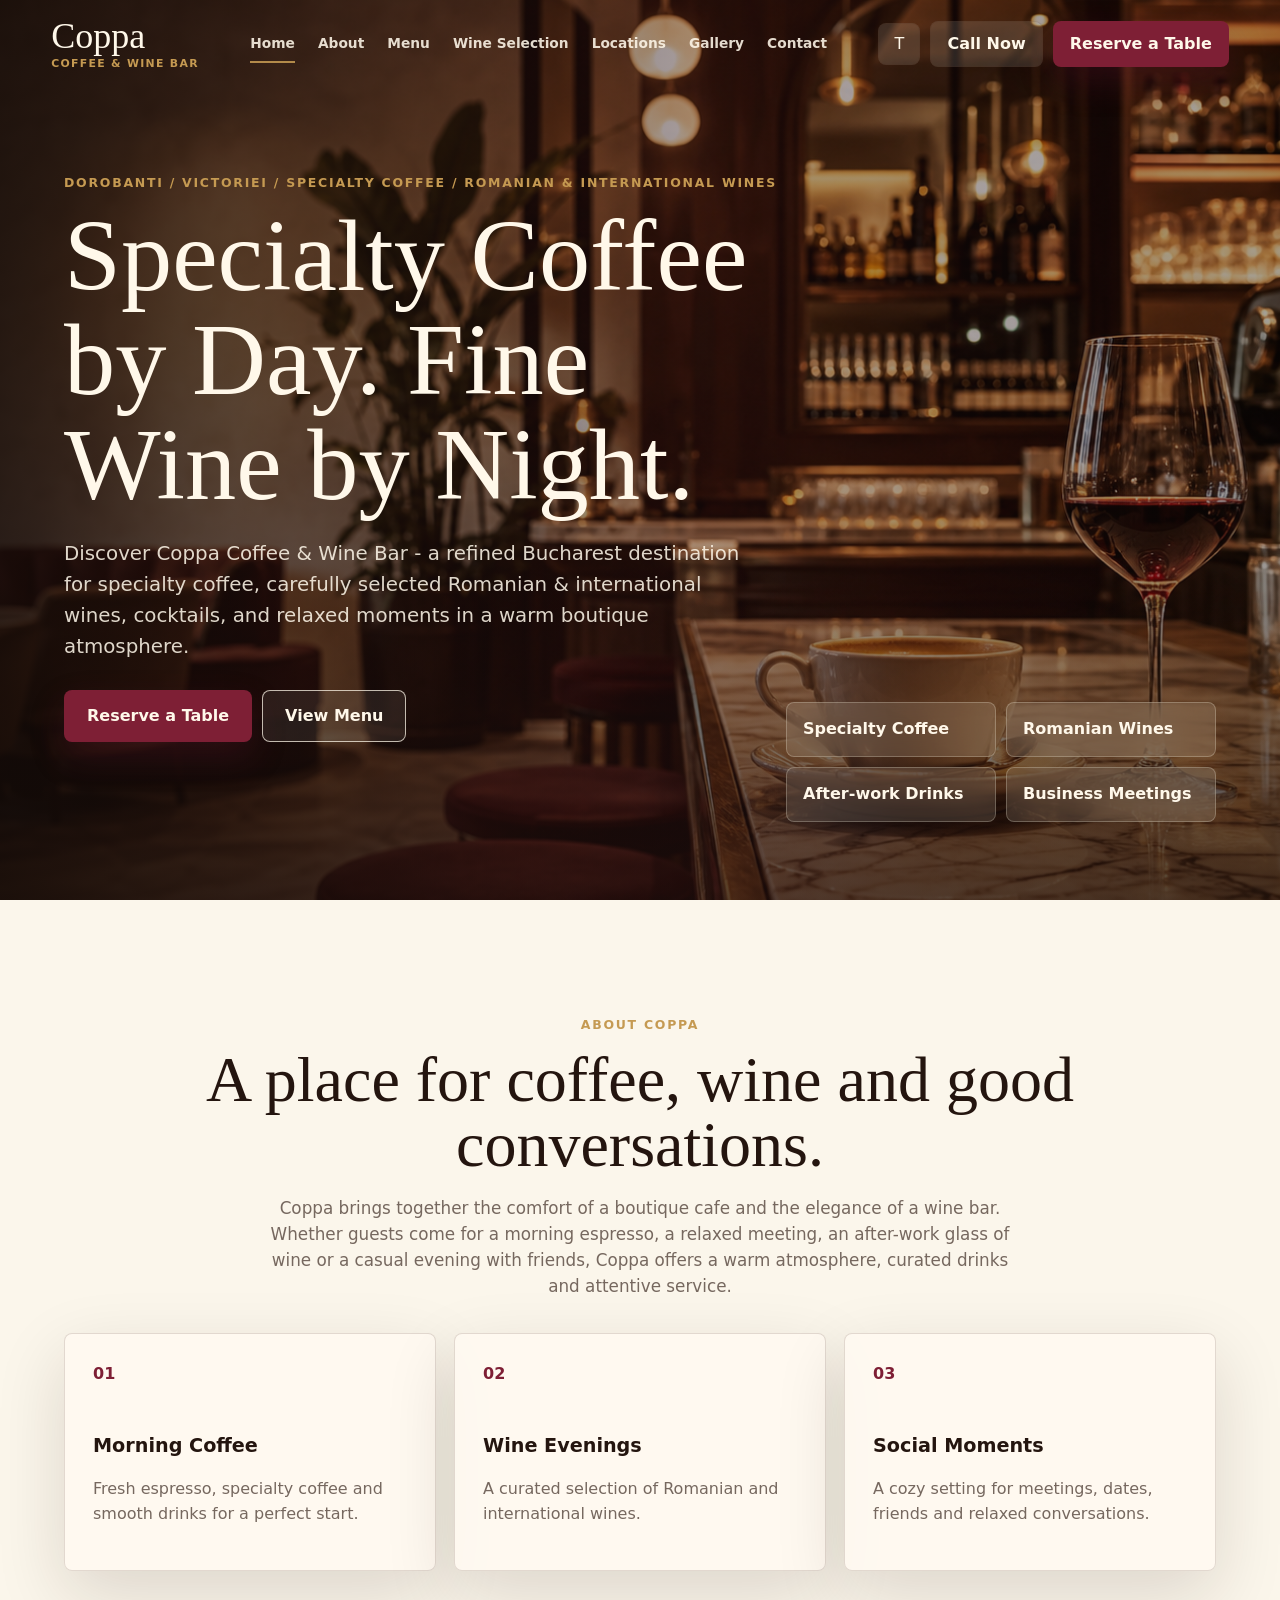
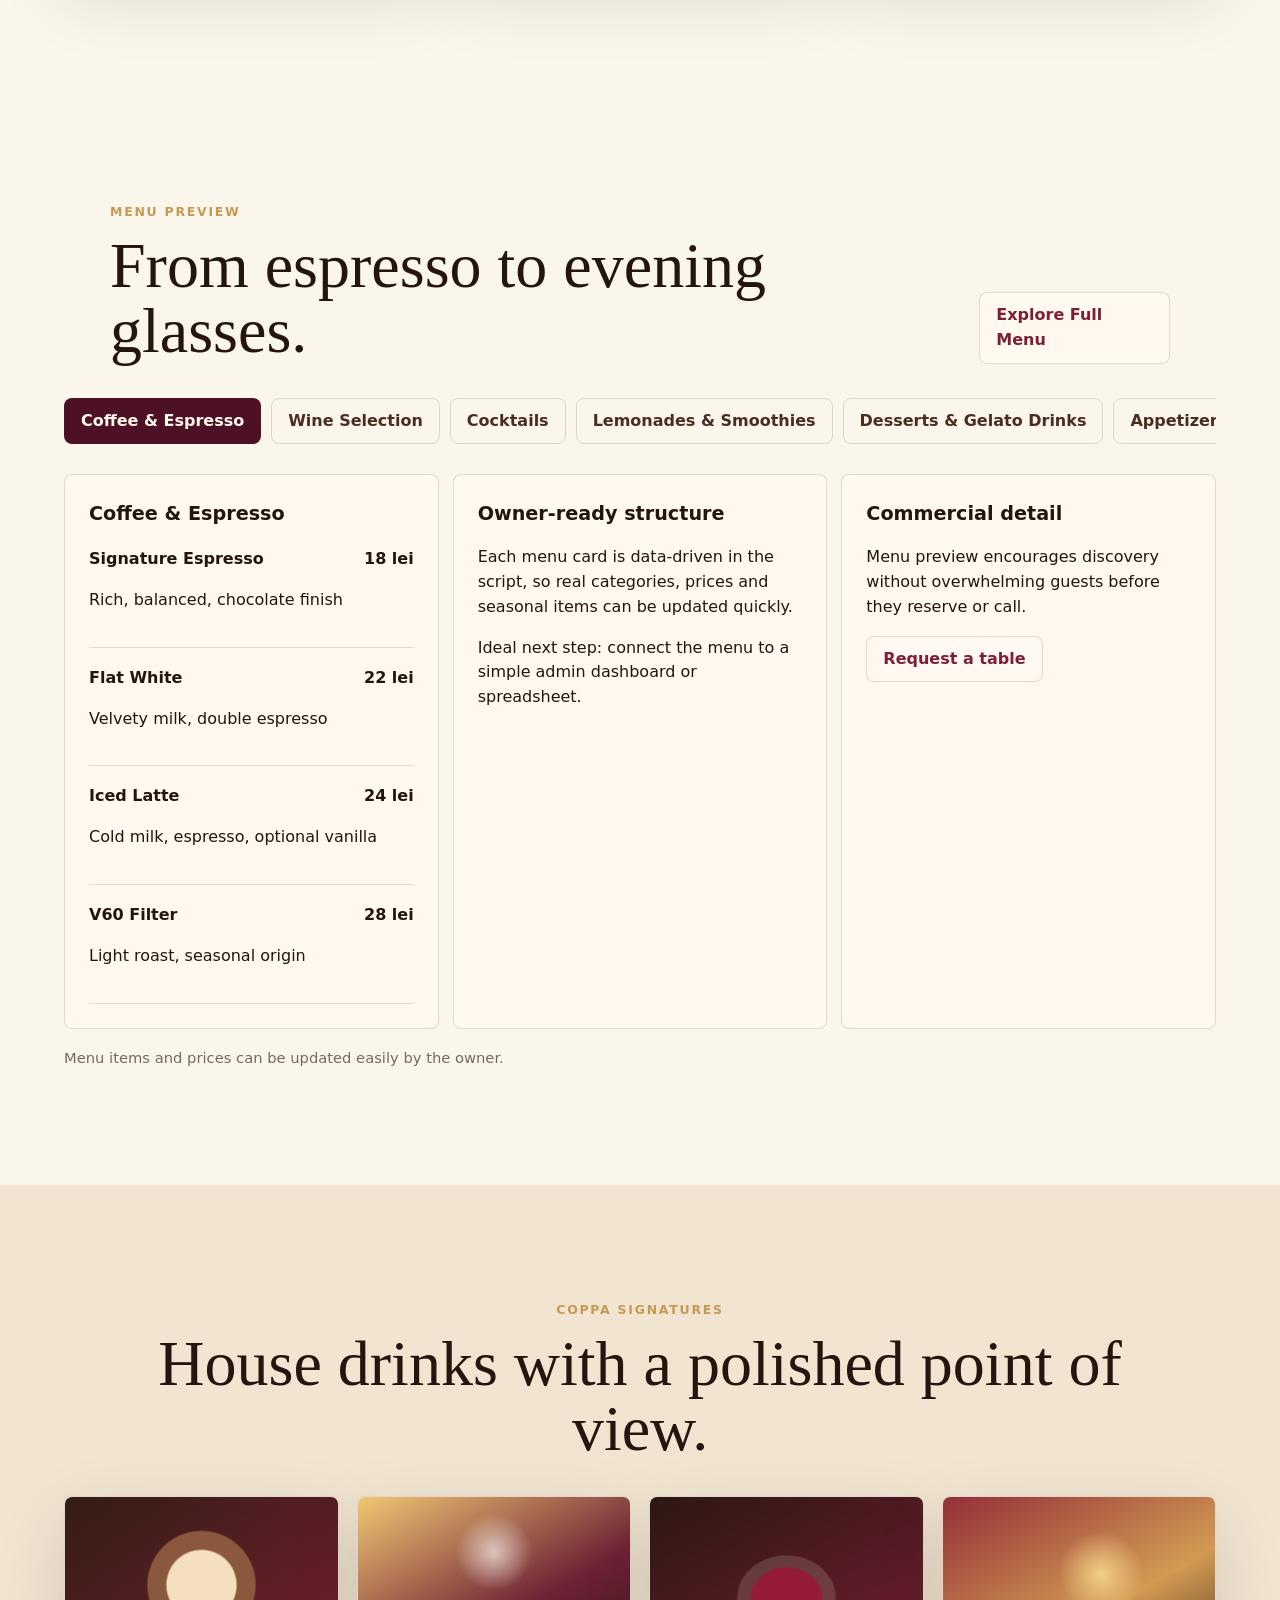
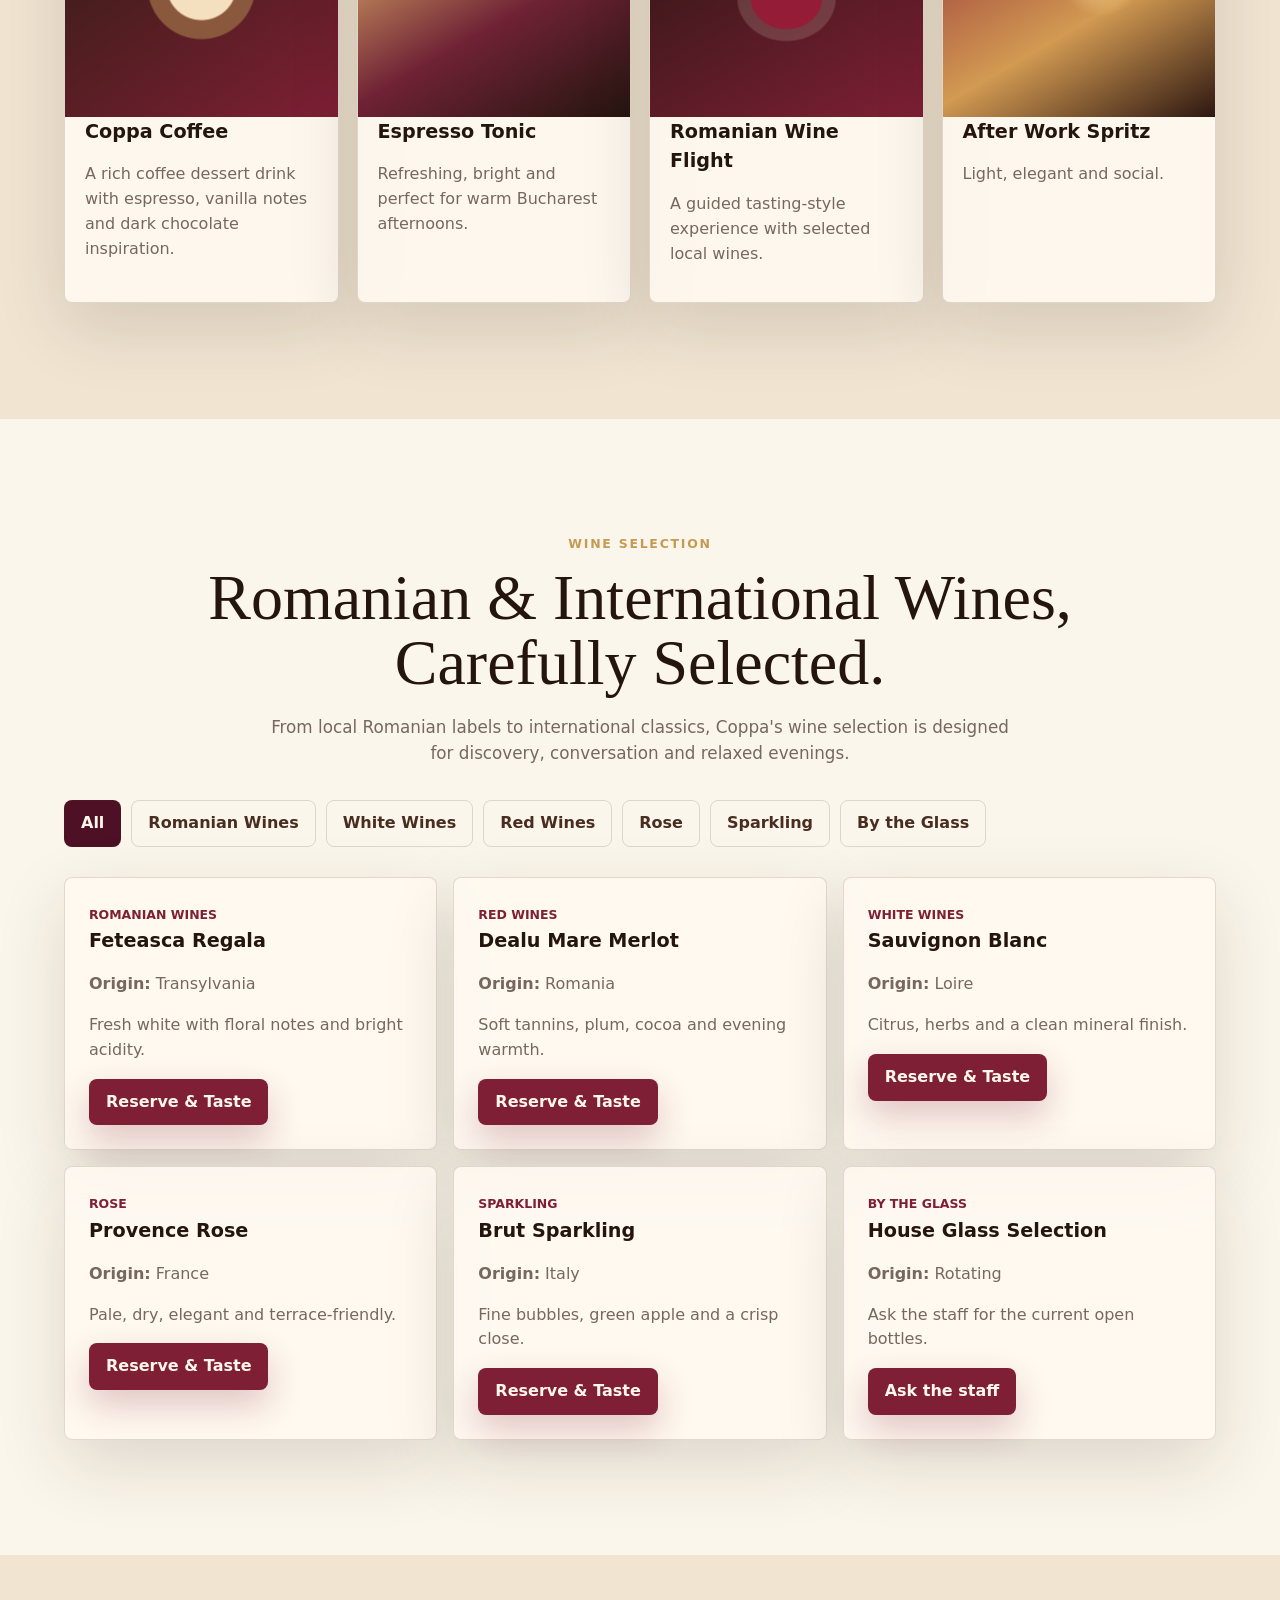
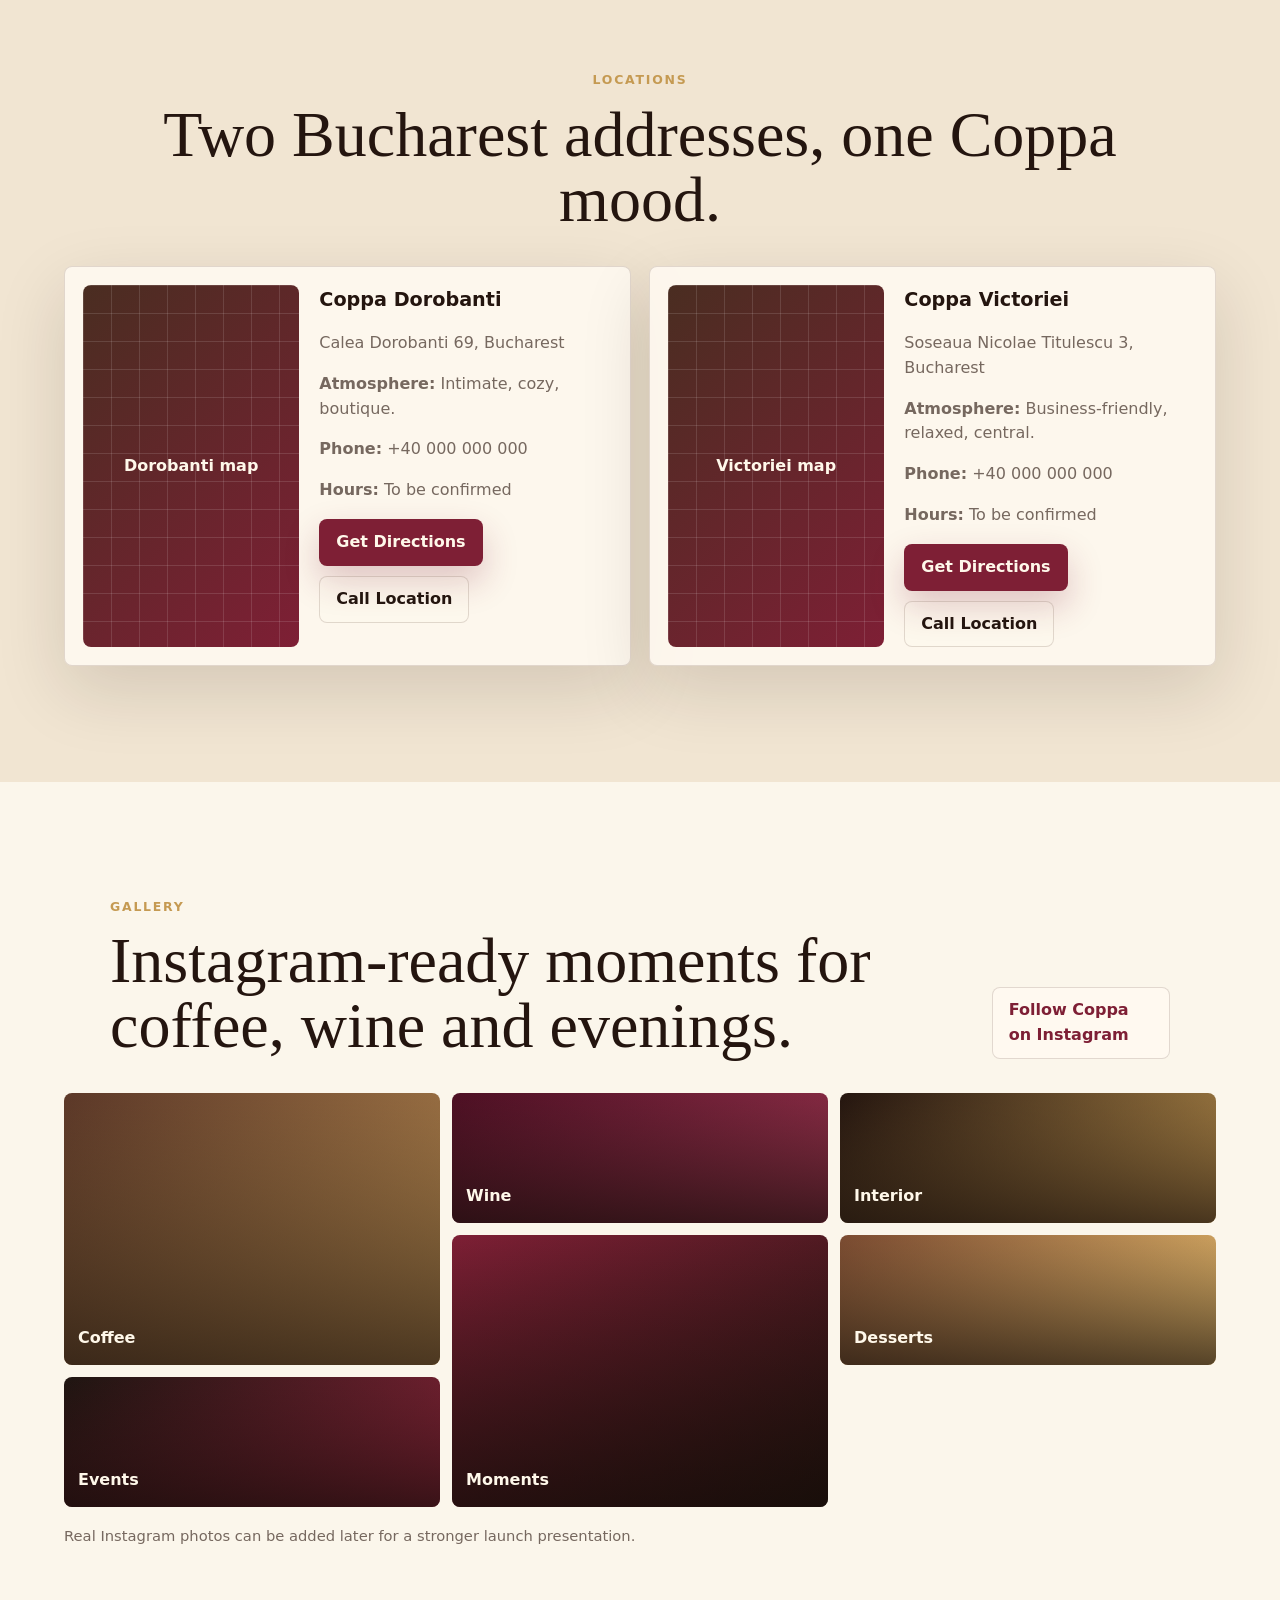
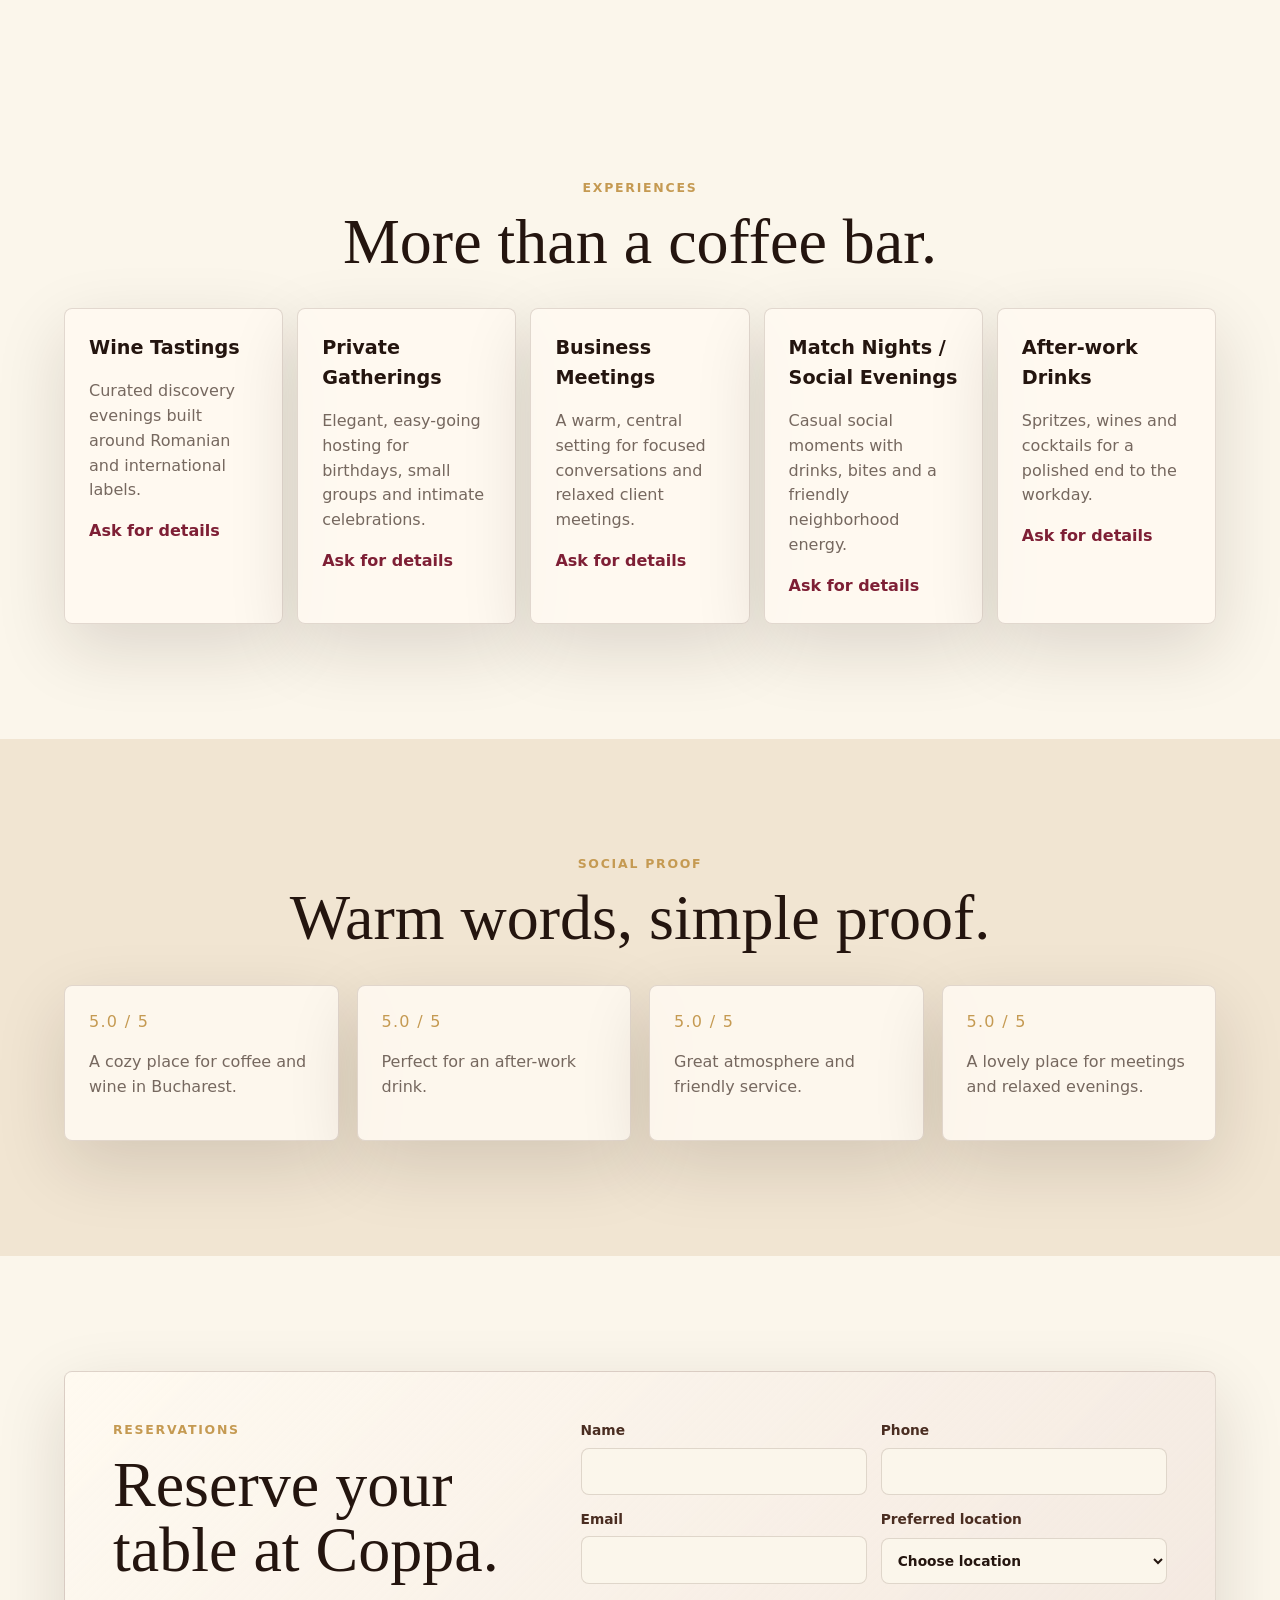
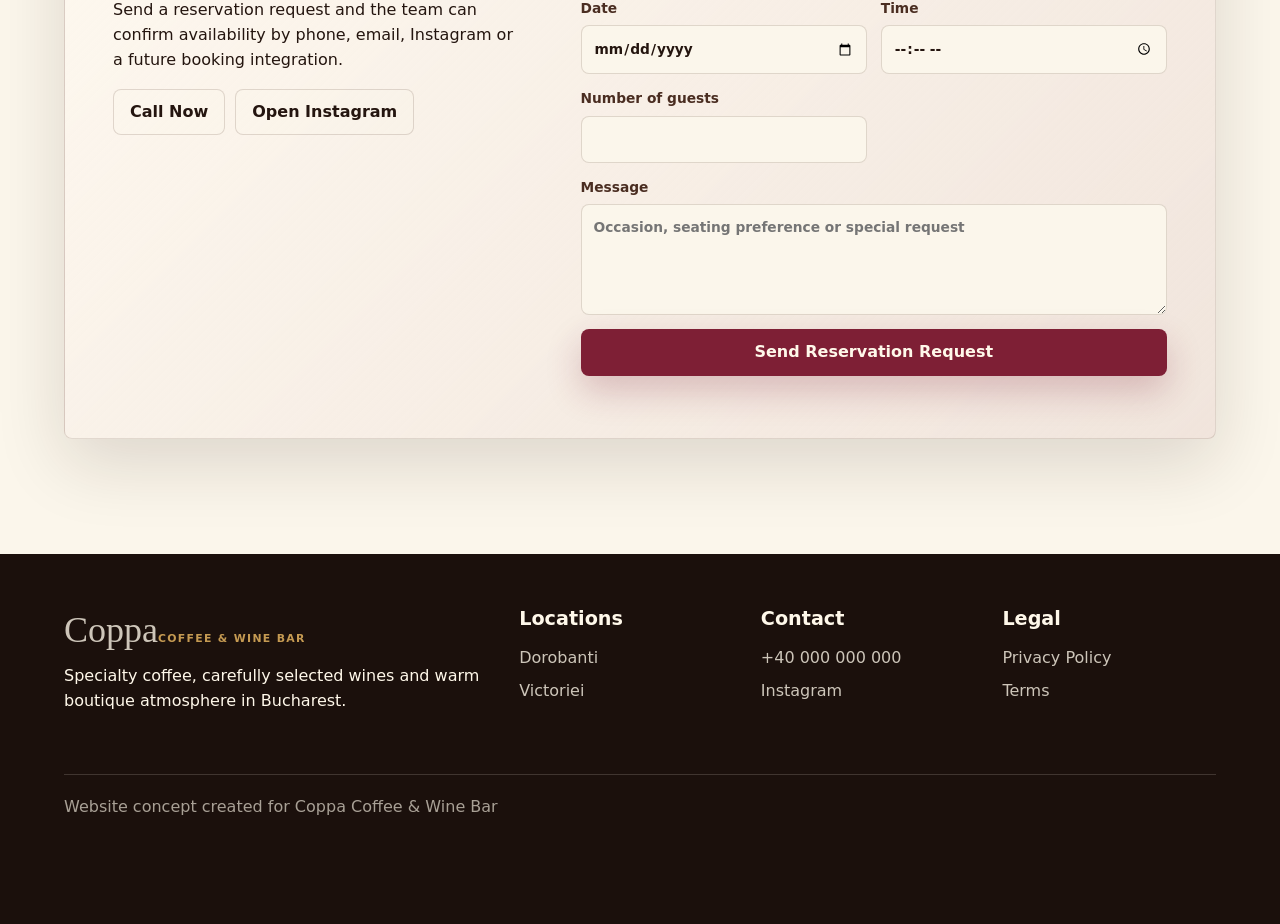
<file: index.html>
<!doctype html>
<html lang="en">
  <head>
    <meta charset="UTF-8" />
    <meta name="viewport" content="width=device-width, initial-scale=1.0" />
    <title>Coppa Coffee & Wine Bar Bucharest | Specialty Coffee & Wine Bar</title>
    <meta
      name="description"
      content="Discover Coppa Coffee & Wine Bar in Bucharest - specialty coffee, Romanian and international wines, cocktails, cozy atmosphere and multiple locations."
    />
    <meta
      name="keywords"
      content="Coppa Coffee and Wine Bar, coffee Bucharest, wine bar Bucharest, specialty coffee Bucharest, Coppa Dorobanti, Coppa Victoriei, wine bar Victoriei, cafe Dorobanti"
    />
    <meta property="og:title" content="Coppa Coffee & Wine Bar Bucharest" />
    <meta
      property="og:description"
      content="Specialty coffee by day. Fine wine by night. A warm boutique coffee and wine bar concept for Bucharest."
    />
    <meta property="og:type" content="website" />
    <meta property="og:image" content="assets/coppa-hero.png" />
    <link rel="preload" as="image" href="assets/coppa-hero.png" />
    <link rel="stylesheet" href="styles.css" />
  </head>
  <body>
    <header class="site-header" id="siteHeader">
      <a class="brand" href="#home" aria-label="Coppa home">
        <span>Coppa</span>
        <small>Coffee & Wine Bar</small>
      </a>
      <nav class="desktop-nav" aria-label="Primary navigation">
        <a href="#home">Home</a>
        <a href="#about">About</a>
        <a href="#menu">Menu</a>
        <a href="#wine">Wine Selection</a>
        <a href="#locations">Locations</a>
        <a href="#gallery">Gallery</a>
        <a href="#contact">Contact</a>
      </nav>
      <div class="header-actions">
        <button class="icon-button theme-toggle" type="button" aria-label="Toggle dark and light mode">T</button>
        <a class="ghost-button" href="tel:+40000000000">Call Now</a>
        <a class="solid-button" href="#contact">Reserve a Table</a>
      </div>
      <button class="menu-toggle" type="button" aria-label="Open menu" aria-expanded="false">
        <span></span><span></span><span></span>
      </button>
    </header>

    <div class="mobile-panel" id="mobilePanel">
      <a href="#home">Home</a>
      <a href="#about">About</a>
      <a href="#menu">Menu</a>
      <a href="#wine">Wine Selection</a>
      <a href="#locations">Locations</a>
      <a href="#gallery">Gallery</a>
      <a href="#contact">Contact</a>
      <a class="solid-button" href="#contact">Reserve a Table</a>
      <a class="ghost-button" href="tel:+40000000000">Call Now</a>
    </div>

    <main>
      <section class="hero section" id="home">
        <img src="assets/coppa-hero.png" alt="Warm boutique coffee and wine bar interior" />
        <div class="hero-overlay"></div>
        <div class="hero-content reveal">
          <p class="eyebrow">Dorobanti / Victoriei / Specialty Coffee / Romanian & International Wines</p>
          <h1>Specialty Coffee by Day. Fine Wine by Night.</h1>
          <p class="hero-copy">
            Discover Coppa Coffee & Wine Bar - a refined Bucharest destination for specialty coffee, carefully selected
            Romanian & international wines, cocktails, and relaxed moments in a warm boutique atmosphere.
          </p>
          <div class="hero-buttons">
            <a class="solid-button large" href="#contact">Reserve a Table</a>
            <a class="outline-button large" href="#menu">View Menu</a>
          </div>
        </div>
        <div class="floating-tags" aria-label="Coppa highlights">
          <span>Specialty Coffee</span>
          <span>Romanian Wines</span>
          <span>After-work Drinks</span>
          <span>Business Meetings</span>
        </div>
      </section>

      <section class="section about" id="about">
        <div class="section-heading reveal">
          <p class="eyebrow">About Coppa</p>
          <h2>A place for coffee, wine and good conversations.</h2>
          <p>
            Coppa brings together the comfort of a boutique cafe and the elegance of a wine bar. Whether guests come for
            a morning espresso, a relaxed meeting, an after-work glass of wine or a casual evening with friends, Coppa
            offers a warm atmosphere, curated drinks and attentive service.
          </p>
        </div>
        <div class="feature-grid">
          <article class="feature-card reveal">
            <span class="card-mark">01</span>
            <h3>Morning Coffee</h3>
            <p>Fresh espresso, specialty coffee and smooth drinks for a perfect start.</p>
          </article>
          <article class="feature-card reveal">
            <span class="card-mark">02</span>
            <h3>Wine Evenings</h3>
            <p>A curated selection of Romanian and international wines.</p>
          </article>
          <article class="feature-card reveal">
            <span class="card-mark">03</span>
            <h3>Social Moments</h3>
            <p>A cozy setting for meetings, dates, friends and relaxed conversations.</p>
          </article>
        </div>
      </section>

      <section class="section menu-section" id="menu">
        <div class="split-heading reveal">
          <div>
            <p class="eyebrow">Menu Preview</p>
            <h2>From espresso to evening glasses.</h2>
          </div>
          <a class="text-link" href="#contact">Explore Full Menu</a>
        </div>
        <div class="tabs" role="tablist" aria-label="Menu categories">
          <button class="tab active" data-menu-tab="coffee">Coffee & Espresso</button>
          <button class="tab" data-menu-tab="wine">Wine Selection</button>
          <button class="tab" data-menu-tab="cocktails">Cocktails</button>
          <button class="tab" data-menu-tab="fresh">Lemonades & Smoothies</button>
          <button class="tab" data-menu-tab="dessert">Desserts & Gelato Drinks</button>
          <button class="tab" data-menu-tab="bites">Appetizers / Bites</button>
        </div>
        <div class="menu-grid" id="menuGrid"></div>
        <p class="owner-note">Menu items and prices can be updated easily by the owner.</p>
      </section>

      <section class="section signatures" id="signatures">
        <div class="section-heading reveal">
          <p class="eyebrow">Coppa Signatures</p>
          <h2>House drinks with a polished point of view.</h2>
        </div>
        <div class="signature-grid">
          <article class="signature-card reveal">
            <div class="image-panel coffee-art"></div>
            <h3>Coppa Coffee</h3>
            <p>A rich coffee dessert drink with espresso, vanilla notes and dark chocolate inspiration.</p>
          </article>
          <article class="signature-card reveal">
            <div class="image-panel tonic-art"></div>
            <h3>Espresso Tonic</h3>
            <p>Refreshing, bright and perfect for warm Bucharest afternoons.</p>
          </article>
          <article class="signature-card reveal">
            <div class="image-panel wine-art"></div>
            <h3>Romanian Wine Flight</h3>
            <p>A guided tasting-style experience with selected local wines.</p>
          </article>
          <article class="signature-card reveal">
            <div class="image-panel spritz-art"></div>
            <h3>After Work Spritz</h3>
            <p>Light, elegant and social.</p>
          </article>
        </div>
      </section>

      <section class="section wine-section" id="wine">
        <div class="section-heading reveal">
          <p class="eyebrow">Wine Selection</p>
          <h2>Romanian & International Wines, Carefully Selected.</h2>
          <p>
            From local Romanian labels to international classics, Coppa's wine selection is designed for discovery,
            conversation and relaxed evenings.
          </p>
        </div>
        <div class="tabs wine-tabs" role="tablist" aria-label="Wine filters">
          <button class="tab active" data-wine-filter="all">All</button>
          <button class="tab" data-wine-filter="Romanian Wines">Romanian Wines</button>
          <button class="tab" data-wine-filter="White Wines">White Wines</button>
          <button class="tab" data-wine-filter="Red Wines">Red Wines</button>
          <button class="tab" data-wine-filter="Rose">Rose</button>
          <button class="tab" data-wine-filter="Sparkling">Sparkling</button>
          <button class="tab" data-wine-filter="By the Glass">By the Glass</button>
        </div>
        <div class="wine-grid" id="wineGrid"></div>
      </section>

      <section class="section locations" id="locations">
        <div class="section-heading reveal">
          <p class="eyebrow">Locations</p>
          <h2>Two Bucharest addresses, one Coppa mood.</h2>
        </div>
        <div class="location-grid">
          <article class="location-card reveal">
            <div class="map-placeholder">Dorobanti map</div>
            <div>
              <h3>Coppa Dorobanti</h3>
              <p>Calea Dorobanti 69, Bucharest</p>
              <p><strong>Atmosphere:</strong> Intimate, cozy, boutique.</p>
              <p><strong>Phone:</strong> +40 000 000 000</p>
              <p><strong>Hours:</strong> To be confirmed</p>
              <div class="card-actions">
                <a class="solid-button" href="https://maps.google.com/?q=Calea+Dorobanti+69+Bucharest" target="_blank" rel="noreferrer">Get Directions</a>
                <a class="ghost-button" href="tel:+40000000000">Call Location</a>
              </div>
            </div>
          </article>
          <article class="location-card reveal">
            <div class="map-placeholder">Victoriei map</div>
            <div>
              <h3>Coppa Victoriei</h3>
              <p>Soseaua Nicolae Titulescu 3, Bucharest</p>
              <p><strong>Atmosphere:</strong> Business-friendly, relaxed, central.</p>
              <p><strong>Phone:</strong> +40 000 000 000</p>
              <p><strong>Hours:</strong> To be confirmed</p>
              <div class="card-actions">
                <a class="solid-button" href="https://maps.google.com/?q=Soseaua+Nicolae+Titulescu+3+Bucharest" target="_blank" rel="noreferrer">Get Directions</a>
                <a class="ghost-button" href="tel:+40000000000">Call Location</a>
              </div>
            </div>
          </article>
        </div>
        <!-- Owner confirmation required before launch: replace placeholder phone numbers and opening hours with verified Coppa details. -->
      </section>

      <section class="section gallery-section" id="gallery">
        <div class="split-heading reveal">
          <div>
            <p class="eyebrow">Gallery</p>
            <h2>Instagram-ready moments for coffee, wine and evenings.</h2>
          </div>
          <a class="text-link" href="https://www.instagram.com/" target="_blank" rel="noreferrer">Follow Coppa on Instagram</a>
        </div>
        <div class="gallery-grid" id="galleryGrid"></div>
        <p class="owner-note">Real Instagram photos can be added later for a stronger launch presentation.</p>
      </section>

      <section class="section experiences" id="events">
        <div class="section-heading reveal">
          <p class="eyebrow">Experiences</p>
          <h2>More than a coffee bar.</h2>
        </div>
        <div class="experience-grid">
          <article class="experience-card reveal"><h3>Wine Tastings</h3><p>Curated discovery evenings built around Romanian and international labels.</p><a href="#contact">Ask for details</a></article>
          <article class="experience-card reveal"><h3>Private Gatherings</h3><p>Elegant, easy-going hosting for birthdays, small groups and intimate celebrations.</p><a href="#contact">Ask for details</a></article>
          <article class="experience-card reveal"><h3>Business Meetings</h3><p>A warm, central setting for focused conversations and relaxed client meetings.</p><a href="#contact">Ask for details</a></article>
          <article class="experience-card reveal"><h3>Match Nights / Social Evenings</h3><p>Casual social moments with drinks, bites and a friendly neighborhood energy.</p><a href="#contact">Ask for details</a></article>
          <article class="experience-card reveal"><h3>After-work Drinks</h3><p>Spritzes, wines and cocktails for a polished end to the workday.</p><a href="#contact">Ask for details</a></article>
        </div>
      </section>

      <section class="section reviews" id="reviews">
        <div class="section-heading reveal">
          <p class="eyebrow">Social Proof</p>
          <h2>Warm words, simple proof.</h2>
        </div>
        <div class="review-grid">
          <blockquote class="review-card reveal"><span>5.0 / 5</span><p>A cozy place for coffee and wine in Bucharest.</p></blockquote>
          <blockquote class="review-card reveal"><span>5.0 / 5</span><p>Perfect for an after-work drink.</p></blockquote>
          <blockquote class="review-card reveal"><span>5.0 / 5</span><p>Great atmosphere and friendly service.</p></blockquote>
          <blockquote class="review-card reveal"><span>5.0 / 5</span><p>A lovely place for meetings and relaxed evenings.</p></blockquote>
        </div>
      </section>

      <section class="section contact-section" id="contact">
        <div class="contact-panel reveal">
          <div>
            <p class="eyebrow">Reservations</p>
            <h2>Reserve your table at Coppa.</h2>
            <p>
              Send a reservation request and the team can confirm availability by phone, email, Instagram or a future
              booking integration.
            </p>
            <div class="contact-actions">
              <a class="ghost-button" href="tel:+40000000000">Call Now</a>
              <a class="ghost-button" href="https://www.instagram.com/" target="_blank" rel="noreferrer">Open Instagram</a>
            </div>
          </div>
          <form class="reservation-form" id="reservationForm" novalidate>
            <label>Name<input name="name" type="text" autocomplete="name" required /></label>
            <label>Phone<input name="phone" type="tel" autocomplete="tel" required /></label>
            <label>Email<input name="email" type="email" autocomplete="email" required /></label>
            <label>Preferred location<select name="location" required><option value="">Choose location</option><option>Coppa Dorobanti</option><option>Coppa Victoriei</option></select></label>
            <label>Date<input name="date" type="date" required /></label>
            <label>Time<input name="time" type="time" required /></label>
            <label>Number of guests<input name="guests" type="number" min="1" max="20" required /></label>
            <label class="full">Message<textarea name="message" rows="4" placeholder="Occasion, seating preference or special request"></textarea></label>
            <button class="solid-button full submit-button" type="submit">Send Reservation Request</button>
            <p class="form-status" id="formStatus" role="status"></p>
          </form>
        </div>
      </section>
    </main>

    <footer class="site-footer">
      <div>
        <a class="brand" href="#home"><span>Coppa</span><small>Coffee & Wine Bar</small></a>
        <p>Specialty coffee, carefully selected wines and warm boutique atmosphere in Bucharest.</p>
      </div>
      <div><h3>Locations</h3><a href="#locations">Dorobanti</a><a href="#locations">Victoriei</a></div>
      <div><h3>Contact</h3><a href="tel:+40000000000">+40 000 000 000</a><a href="https://www.instagram.com/" target="_blank" rel="noreferrer">Instagram</a></div>
      <div><h3>Legal</h3><a href="#home">Privacy Policy</a><a href="#home">Terms</a></div>
      <p class="concept-line">Website concept created for Coppa Coffee & Wine Bar</p>
    </footer>

    <div class="mobile-float">
      <a href="#contact">Reserve</a>
      <a href="tel:+40000000000">Call</a>
    </div>

    <dialog class="gallery-modal" id="galleryModal">
      <button type="button" class="modal-close" aria-label="Close gallery image">x</button>
      <div id="modalArt"></div>
      <h3 id="modalTitle"></h3>
      <p>Replace this concept visual with a real Coppa Instagram photograph before launch.</p>
    </dialog>

    <script src="script.js"></script>
  </body>
</html>
</file>
<file: styles.css>
:root {
  --ivory: #fbf6eb;
  --cream: #f1e5d2;
  --espresso: #24150f;
  --brown: #4a2d21;
  --burgundy: #7e1f35;
  --wine: #4e1024;
  --gold: #c59a52;
  --muted: #76685f;
  --line: rgba(74, 45, 33, 0.16);
  --card: rgba(255, 250, 241, 0.86);
  --shadow: 0 24px 70px rgba(36, 21, 15, 0.14);
  --radius: 8px;
}

body.dark {
  --ivory: #150f0c;
  --cream: #211612;
  --espresso: #fff4df;
  --brown: #ead2b4;
  --muted: #c4aa91;
  --line: rgba(255, 244, 223, 0.16);
  --card: rgba(34, 22, 17, 0.88);
  --shadow: 0 24px 70px rgba(0, 0, 0, 0.35);
}

* {
  box-sizing: border-box;
}

html {
  scroll-behavior: smooth;
}

body {
  margin: 0;
  background: var(--ivory);
  color: var(--espresso);
  font-family: Inter, ui-sans-serif, system-ui, -apple-system, BlinkMacSystemFont, "Segoe UI", sans-serif;
  line-height: 1.55;
}

a {
  color: inherit;
  text-decoration: none;
}

button,
input,
select,
textarea {
  font: inherit;
}

img {
  max-width: 100%;
  display: block;
}

.site-header {
  position: fixed;
  inset: 0 0 auto;
  z-index: 50;
  display: flex;
  align-items: center;
  justify-content: space-between;
  gap: 22px;
  padding: 18px clamp(18px, 4vw, 56px);
  color: #fff8ea;
  transition: background 0.25s ease, color 0.25s ease, box-shadow 0.25s ease, padding 0.25s ease;
}

.site-header.scrolled {
  padding-block: 12px;
  color: var(--espresso);
  background: color-mix(in srgb, var(--ivory) 90%, transparent);
  box-shadow: 0 14px 38px rgba(36, 21, 15, 0.1);
  backdrop-filter: blur(16px);
}

.brand {
  display: grid;
  line-height: 1;
  min-width: max-content;
}

.brand span {
  font-family: Georgia, "Times New Roman", serif;
  font-size: clamp(1.65rem, 3vw, 2.25rem);
}

.brand small {
  margin-top: 5px;
  color: var(--gold);
  font-size: 0.68rem;
  font-weight: 700;
  letter-spacing: 0.12em;
  text-transform: uppercase;
}

.desktop-nav {
  display: flex;
  align-items: center;
  justify-content: center;
  gap: clamp(12px, 1.8vw, 26px);
  font-size: 0.86rem;
  font-weight: 700;
}

.desktop-nav a {
  position: relative;
  opacity: 0.88;
}

.desktop-nav a.active::after,
.desktop-nav a:hover::after {
  position: absolute;
  left: 0;
  right: 0;
  bottom: -8px;
  height: 2px;
  background: var(--gold);
  content: "";
}

.header-actions,
.hero-buttons,
.card-actions,
.contact-actions {
  display: flex;
  align-items: center;
  gap: 10px;
  flex-wrap: wrap;
}

.solid-button,
.ghost-button,
.outline-button,
.text-link,
.tab {
  border: 1px solid transparent;
  border-radius: var(--radius);
  min-height: 42px;
  display: inline-flex;
  align-items: center;
  justify-content: center;
  padding: 10px 16px;
  font-weight: 800;
  cursor: pointer;
  transition: transform 0.2s ease, background 0.2s ease, border 0.2s ease, color 0.2s ease;
}

.solid-button {
  background: var(--burgundy);
  color: #fff8ea;
  box-shadow: 0 15px 35px rgba(126, 31, 53, 0.24);
}

.ghost-button {
  border-color: var(--line);
  background: rgba(255, 248, 234, 0.12);
}

.outline-button {
  border-color: rgba(255, 248, 234, 0.72);
  color: #fff8ea;
  background: rgba(255, 248, 234, 0.08);
}

.large {
  min-height: 52px;
  padding-inline: 22px;
}

.solid-button:hover,
.ghost-button:hover,
.outline-button:hover,
.text-link:hover,
.tab:hover {
  transform: translateY(-2px);
}

.icon-button,
.menu-toggle {
  border: 1px solid var(--line);
  border-radius: var(--radius);
  width: 42px;
  height: 42px;
  background: rgba(255, 248, 234, 0.12);
  color: inherit;
  cursor: pointer;
}

.menu-toggle {
  display: none;
  place-items: center;
  gap: 4px;
  padding: 9px;
}

.menu-toggle span {
  display: block;
  width: 20px;
  height: 2px;
  background: currentColor;
}

.mobile-panel {
  position: fixed;
  inset: 74px 16px auto;
  z-index: 49;
  display: none;
  padding: 18px;
  border: 1px solid var(--line);
  border-radius: var(--radius);
  background: var(--card);
  box-shadow: var(--shadow);
  backdrop-filter: blur(18px);
}

.mobile-panel.open {
  display: grid;
  gap: 12px;
}

.section {
  padding: clamp(76px, 9vw, 130px) clamp(18px, 5vw, 72px);
}

.hero {
  position: relative;
  min-height: 100svh;
  display: grid;
  align-items: center;
  overflow: hidden;
  padding-top: 130px;
  color: #fff8ea;
}

.hero img,
.hero-overlay {
  position: absolute;
  inset: 0;
  width: 100%;
  height: 100%;
}

.hero img {
  object-fit: cover;
  z-index: -2;
}

.hero-overlay {
  z-index: -1;
  background:
    linear-gradient(90deg, rgba(20, 11, 8, 0.85), rgba(42, 17, 17, 0.42) 54%, rgba(20, 11, 8, 0.38)),
    linear-gradient(0deg, rgba(20, 11, 8, 0.58), transparent 38%);
}

.hero-content {
  width: min(720px, 100%);
}

.eyebrow {
  margin: 0 0 12px;
  color: var(--gold);
  font-size: 0.78rem;
  font-weight: 900;
  letter-spacing: 0.14em;
  text-transform: uppercase;
}

h1,
h2,
h3,
p {
  overflow-wrap: anywhere;
}

h1,
h2 {
  margin: 0;
  font-family: Georgia, "Times New Roman", serif;
  line-height: 1.02;
  font-weight: 500;
}

h1 {
  max-width: 760px;
  font-size: clamp(3.2rem, 8vw, 7.6rem);
}

h2 {
  font-size: clamp(2.25rem, 5vw, 4.8rem);
}

h3 {
  margin: 0;
  font-size: 1.2rem;
}

.hero-copy {
  max-width: 690px;
  margin: 22px 0 28px;
  color: rgba(255, 248, 234, 0.86);
  font-size: clamp(1rem, 1.55vw, 1.25rem);
}

.floating-tags {
  position: absolute;
  right: clamp(18px, 5vw, 70px);
  bottom: clamp(22px, 8vw, 78px);
  display: grid;
  grid-template-columns: repeat(2, minmax(120px, 1fr));
  gap: 10px;
  width: min(430px, calc(100% - 36px));
}

.floating-tags span {
  border: 1px solid rgba(255, 248, 234, 0.24);
  border-radius: var(--radius);
  padding: 14px 16px;
  background: rgba(255, 248, 234, 0.12);
  backdrop-filter: blur(16px);
  font-weight: 800;
}

.section-heading,
.split-heading {
  width: min(1060px, 100%);
  margin: 0 auto 34px;
}

.section-heading {
  text-align: center;
}

.section-heading p:not(.eyebrow) {
  width: min(760px, 100%);
  margin: 18px auto 0;
  color: var(--muted);
  font-size: 1.05rem;
}

.split-heading {
  display: flex;
  align-items: end;
  justify-content: space-between;
  gap: 24px;
}

.text-link {
  color: var(--burgundy);
  border-color: var(--line);
  background: var(--card);
}

.feature-grid,
.signature-grid,
.wine-grid,
.location-grid,
.gallery-grid,
.experience-grid,
.review-grid,
.menu-grid {
  width: min(1180px, 100%);
  margin: 0 auto;
}

.feature-grid,
.signature-grid,
.review-grid {
  display: grid;
  grid-template-columns: repeat(3, 1fr);
  gap: 18px;
}

.feature-card,
.signature-card,
.wine-card,
.location-card,
.experience-card,
.review-card {
  border: 1px solid var(--line);
  border-radius: var(--radius);
  background: var(--card);
  box-shadow: var(--shadow);
}

.feature-card {
  padding: 28px;
}

.feature-card p,
.signature-card p,
.wine-card p,
.location-card p,
.experience-card p,
.review-card p {
  color: var(--muted);
}

.card-mark {
  display: inline-block;
  margin-bottom: 44px;
  color: var(--burgundy);
  font-weight: 900;
}

.tabs {
  width: min(1180px, 100%);
  margin: 0 auto 22px;
  display: flex;
  gap: 10px;
  overflow-x: auto;
  padding-bottom: 8px;
}

.tab {
  min-width: max-content;
  background: transparent;
  color: var(--brown);
  border-color: var(--line);
}

.tab.active {
  color: #fff8ea;
  background: var(--wine);
}

.menu-grid {
  display: grid;
  grid-template-columns: repeat(3, 1fr);
  gap: 14px;
}

.menu-item {
  border-bottom: 1px solid var(--line);
  padding: 18px 0;
}

.menu-card {
  padding: 24px;
  border: 1px solid var(--line);
  border-radius: var(--radius);
  background: var(--card);
}

.menu-item strong {
  display: flex;
  justify-content: space-between;
  gap: 18px;
}

.owner-note {
  width: min(1180px, 100%);
  margin: 18px auto 0;
  color: var(--muted);
  font-size: 0.92rem;
}

.signatures,
.locations,
.reviews {
  background: var(--cream);
}

.signature-grid {
  grid-template-columns: repeat(4, 1fr);
}

.signature-card {
  overflow: hidden;
}

.signature-card h3,
.signature-card p {
  padding-inline: 20px;
}

.signature-card p {
  padding-bottom: 20px;
}

.image-panel {
  min-height: 220px;
  background:
    radial-gradient(circle at 30% 35%, rgba(255, 248, 234, 0.8), transparent 28%),
    linear-gradient(135deg, var(--brown), var(--wine));
}

.coffee-art {
  background:
    radial-gradient(circle at 50% 40%, #f4dfbe 0 18%, #8a583c 19% 28%, transparent 29%),
    linear-gradient(145deg, #331d14, #7e1f35);
}

.tonic-art {
  background:
    radial-gradient(circle at 50% 25%, rgba(255, 255, 255, 0.64), transparent 18%),
    linear-gradient(150deg, #f1c773, #6f2235 55%, #24150f);
}

.wine-art {
  background:
    radial-gradient(ellipse at 50% 46%, rgba(156, 28, 57, 0.9) 0 18%, rgba(255, 248, 234, 0.15) 19% 25%, transparent 26%),
    linear-gradient(150deg, #2c1713, #7e1f35);
}

.spritz-art {
  background:
    radial-gradient(circle at 58% 35%, rgba(255, 227, 151, 0.78), transparent 20%),
    linear-gradient(150deg, #942f39, #d29a52 55%, #2d1711);
}

.wine-grid {
  display: grid;
  grid-template-columns: repeat(3, 1fr);
  gap: 16px;
}

.wine-card {
  padding: 24px;
}

.wine-type {
  color: var(--burgundy);
  font-weight: 900;
  font-size: 0.78rem;
  text-transform: uppercase;
}

.location-grid {
  display: grid;
  grid-template-columns: repeat(2, 1fr);
  gap: 18px;
}

.location-card {
  display: grid;
  grid-template-columns: 0.85fr 1.15fr;
  gap: 20px;
  padding: 18px;
}

.map-placeholder {
  min-height: 300px;
  border-radius: var(--radius);
  display: grid;
  place-items: center;
  color: #fff8ea;
  font-weight: 900;
  background:
    linear-gradient(90deg, rgba(255, 255, 255, 0.12) 1px, transparent 1px),
    linear-gradient(rgba(255, 255, 255, 0.12) 1px, transparent 1px),
    linear-gradient(135deg, #4a2d21, #7e1f35);
  background-size: 28px 28px, 28px 28px, auto;
}

.gallery-grid {
  display: grid;
  grid-template-columns: repeat(6, 1fr);
  grid-auto-rows: 130px;
  gap: 12px;
}

.gallery-tile {
  border: 0;
  border-radius: var(--radius);
  padding: 0;
  color: #fff8ea;
  cursor: pointer;
  overflow: hidden;
  background: linear-gradient(145deg, #4a2d21, #7e1f35);
}

.gallery-tile span {
  width: 100%;
  height: 100%;
  display: flex;
  align-items: end;
  padding: 14px;
  background: linear-gradient(180deg, transparent, rgba(20, 11, 8, 0.7));
  font-weight: 900;
}

.gallery-tile:nth-child(1),
.gallery-tile:nth-child(4) {
  grid-column: span 2;
  grid-row: span 2;
}

.gallery-tile:nth-child(2),
.gallery-tile:nth-child(5) {
  grid-column: span 2;
}

.gallery-tile:nth-child(3),
.gallery-tile:nth-child(6) {
  grid-column: span 2;
}

.experience-grid {
  display: grid;
  grid-template-columns: repeat(5, 1fr);
  gap: 14px;
}

.experience-card {
  padding: 24px;
}

.experience-card a {
  color: var(--burgundy);
  font-weight: 900;
}

.review-grid {
  grid-template-columns: repeat(4, 1fr);
}

.review-card {
  margin: 0;
  padding: 24px;
}

.review-card span {
  color: var(--gold);
  letter-spacing: 0.08em;
}

.contact-panel {
  width: min(1180px, 100%);
  margin: 0 auto;
  display: grid;
  grid-template-columns: 0.82fr 1.18fr;
  gap: clamp(24px, 5vw, 60px);
  align-items: start;
  border: 1px solid var(--line);
  border-radius: var(--radius);
  padding: clamp(22px, 4vw, 48px);
  background: linear-gradient(135deg, var(--card), rgba(126, 31, 53, 0.08));
  box-shadow: var(--shadow);
}

.reservation-form {
  display: grid;
  grid-template-columns: repeat(2, 1fr);
  gap: 14px;
}

label {
  display: grid;
  gap: 6px;
  color: var(--brown);
  font-size: 0.86rem;
  font-weight: 800;
}

input,
select,
textarea {
  width: 100%;
  border: 1px solid var(--line);
  border-radius: var(--radius);
  padding: 12px;
  background: var(--ivory);
  color: var(--espresso);
}

.full {
  grid-column: 1 / -1;
}

.form-status {
  margin: 0;
  color: var(--burgundy);
  font-weight: 900;
}

.site-footer {
  display: grid;
  grid-template-columns: 2fr 1fr 1fr 1fr;
  gap: 28px;
  padding: 50px clamp(18px, 5vw, 72px) 88px;
  color: #fff8ea;
  background: #1b100c;
}

.site-footer a {
  display: block;
  margin-top: 8px;
  color: rgba(255, 248, 234, 0.78);
}

.site-footer h3 {
  margin-bottom: 12px;
}

.concept-line {
  grid-column: 1 / -1;
  color: rgba(255, 248, 234, 0.62);
  border-top: 1px solid rgba(255, 248, 234, 0.16);
  padding-top: 20px;
}

.mobile-float {
  position: fixed;
  left: 14px;
  right: 14px;
  bottom: 14px;
  z-index: 60;
  display: none;
  grid-template-columns: repeat(2, 1fr);
  gap: 10px;
}

.mobile-float a {
  min-height: 48px;
  display: grid;
  place-items: center;
  border-radius: var(--radius);
  color: #fff8ea;
  background: var(--burgundy);
  font-weight: 900;
  box-shadow: var(--shadow);
}

.gallery-modal {
  width: min(720px, calc(100% - 28px));
  border: 0;
  border-radius: var(--radius);
  padding: 18px;
  color: var(--espresso);
  background: var(--ivory);
  box-shadow: var(--shadow);
}

.gallery-modal::backdrop {
  background: rgba(20, 11, 8, 0.66);
}

.modal-close {
  float: right;
  border: 0;
  width: 38px;
  height: 38px;
  border-radius: 50%;
  color: #fff8ea;
  background: var(--burgundy);
  cursor: pointer;
}

#modalArt {
  clear: both;
  min-height: 360px;
  border-radius: var(--radius);
  background: linear-gradient(145deg, #4a2d21, #7e1f35);
}

.reveal {
  opacity: 0;
  transform: translateY(18px);
  transition: opacity 0.6s ease, transform 0.6s ease;
}

.reveal.visible {
  opacity: 1;
  transform: translateY(0);
}

@media (max-width: 1120px) {
  .desktop-nav,
  .header-actions {
    display: none;
  }

  .menu-toggle {
    display: grid;
  }

  .feature-grid,
  .signature-grid,
  .wine-grid,
  .experience-grid,
  .review-grid,
  .menu-grid {
    grid-template-columns: repeat(2, 1fr);
  }

  .experience-grid {
    grid-template-columns: repeat(3, 1fr);
  }
}

@media (max-width: 780px) {
  body {
    overflow-x: hidden;
  }

  .site-header {
    padding: 12px 20px;
    color: var(--espresso);
    background: color-mix(in srgb, var(--ivory) 94%, transparent);
    box-shadow: 0 10px 28px rgba(36, 21, 15, 0.1);
    backdrop-filter: blur(16px);
  }

  .brand span {
    font-size: 2rem;
  }

  .brand small {
    font-size: 0.64rem;
  }

  .hero {
    min-height: auto;
    display: block;
    padding-top: 112px;
    padding-bottom: 42px;
  }

  .floating-tags {
    position: relative;
    left: auto;
    right: auto;
    bottom: auto;
    width: auto;
    margin-top: 18px;
    grid-template-columns: repeat(2, minmax(0, 1fr));
  }

  .floating-tags span {
    min-width: 0;
    padding: 12px 10px;
    text-align: center;
    font-size: 0.84rem;
  }

  .split-heading,
  .contact-panel,
  .location-card {
    display: grid;
    grid-template-columns: 1fr;
  }

  .feature-grid,
  .signature-grid,
  .wine-grid,
  .location-grid,
  .experience-grid,
  .review-grid,
  .menu-grid,
  .reservation-form,
  .site-footer {
    grid-template-columns: 1fr;
  }

  .gallery-grid {
    grid-template-columns: repeat(2, 1fr);
    grid-auto-rows: 150px;
  }

  .gallery-tile,
  .gallery-tile:nth-child(n) {
    grid-column: span 1;
    grid-row: span 1;
  }

  .mobile-float {
    display: none;
  }

  .section {
    padding-block: 72px;
  }
}

@media (max-width: 520px) {
  h1 {
    font-size: clamp(2.65rem, 13vw, 3.45rem);
    line-height: 1.03;
  }

  .hero-copy {
    margin: 18px 0 22px;
    font-size: 1rem;
  }

  .hero-buttons {
    gap: 8px;
  }

  .hero-buttons .large {
    min-height: 48px;
  }

  .floating-tags {
    font-size: 0.8rem;
  }

  .hero-buttons,
  .card-actions,
  .contact-actions {
    display: grid;
    grid-template-columns: 1fr;
  }
}
</file>
